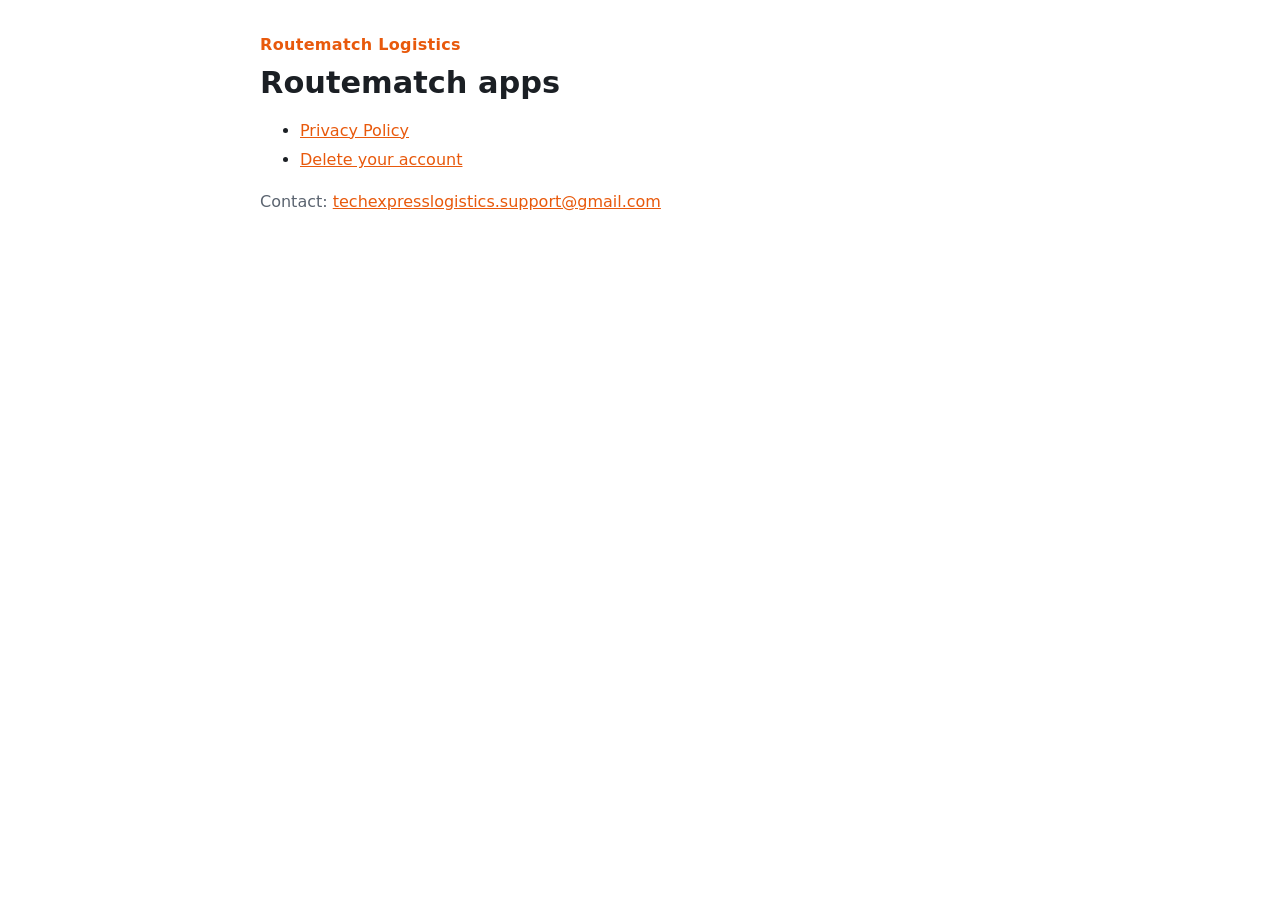
<file: index.html>
<!doctype html>
<html lang="en">
<head>
<meta charset="utf-8">
<meta name="viewport" content="width=device-width, initial-scale=1">
<title>Routematch Legal</title>
<link rel="stylesheet" href="style.css">
</head>
<body>
<main>
<p class="brand">Routematch Logistics</p>
<h1>Routematch apps</h1>
<ul>
<li><a href="privacy.html">Privacy Policy</a></li>
<li><a href="delete-account.html">Delete your account</a></li>
</ul>
<p class="muted">Contact: <a href="mailto:techexpresslogistics.support@gmail.com">techexpresslogistics.support@gmail.com</a></p>
</main>
</body>
</html>
</file>
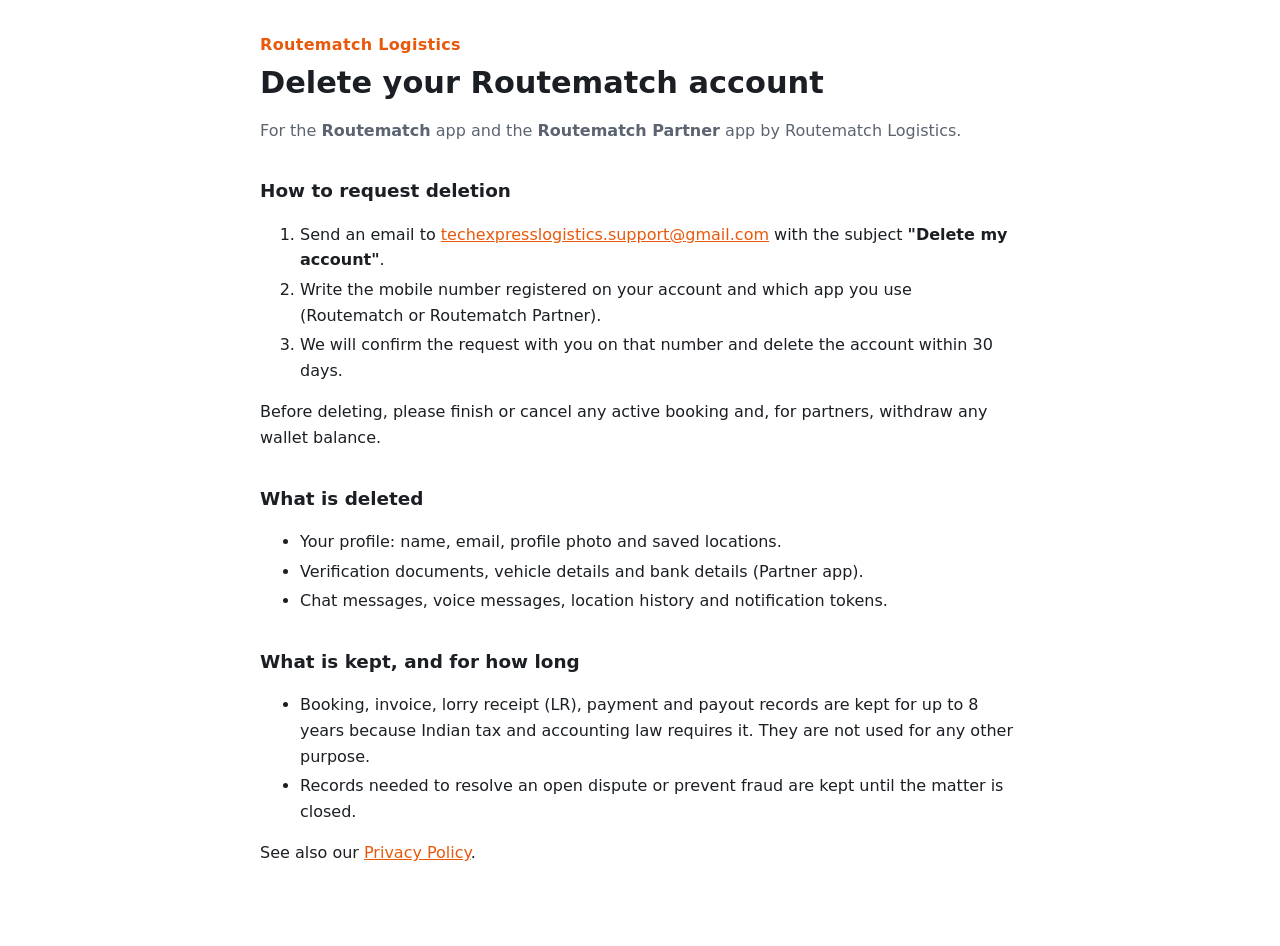
<file: delete-account.html>
<!doctype html>
<html lang="en">
<head>
<meta charset="utf-8">
<meta name="viewport" content="width=device-width, initial-scale=1">
<title>Delete Account – Routematch</title>
<link rel="stylesheet" href="style.css">
</head>
<body>
<main>
<p class="brand">Routematch Logistics</p>
<h1>Delete your Routematch account</h1>
<p class="muted">For the <b>Routematch</b> app and the <b>Routematch Partner</b> app by Routematch Logistics.</p>

<h2>How to request deletion</h2>
<ol>
<li>Send an email to <a href="mailto:techexpresslogistics.support@gmail.com?subject=Delete%20my%20account">techexpresslogistics.support@gmail.com</a> with the subject <b>"Delete my account"</b>.</li>
<li>Write the mobile number registered on your account and which app you use (Routematch or Routematch Partner).</li>
<li>We will confirm the request with you on that number and delete the account within 30 days.</li>
</ol>
<p>Before deleting, please finish or cancel any active booking and, for partners, withdraw any wallet balance.</p>

<h2>What is deleted</h2>
<ul>
<li>Your profile: name, email, profile photo and saved locations.</li>
<li>Verification documents, vehicle details and bank details (Partner app).</li>
<li>Chat messages, voice messages, location history and notification tokens.</li>
</ul>

<h2>What is kept, and for how long</h2>
<ul>
<li>Booking, invoice, lorry receipt (LR), payment and payout records are kept for up to 8 years because Indian tax and accounting law requires it. They are not used for any other purpose.</li>
<li>Records needed to resolve an open dispute or prevent fraud are kept until the matter is closed.</li>
</ul>

<p>See also our <a href="privacy.html">Privacy Policy</a>.</p>
</main>
</body>
</html>
</file>
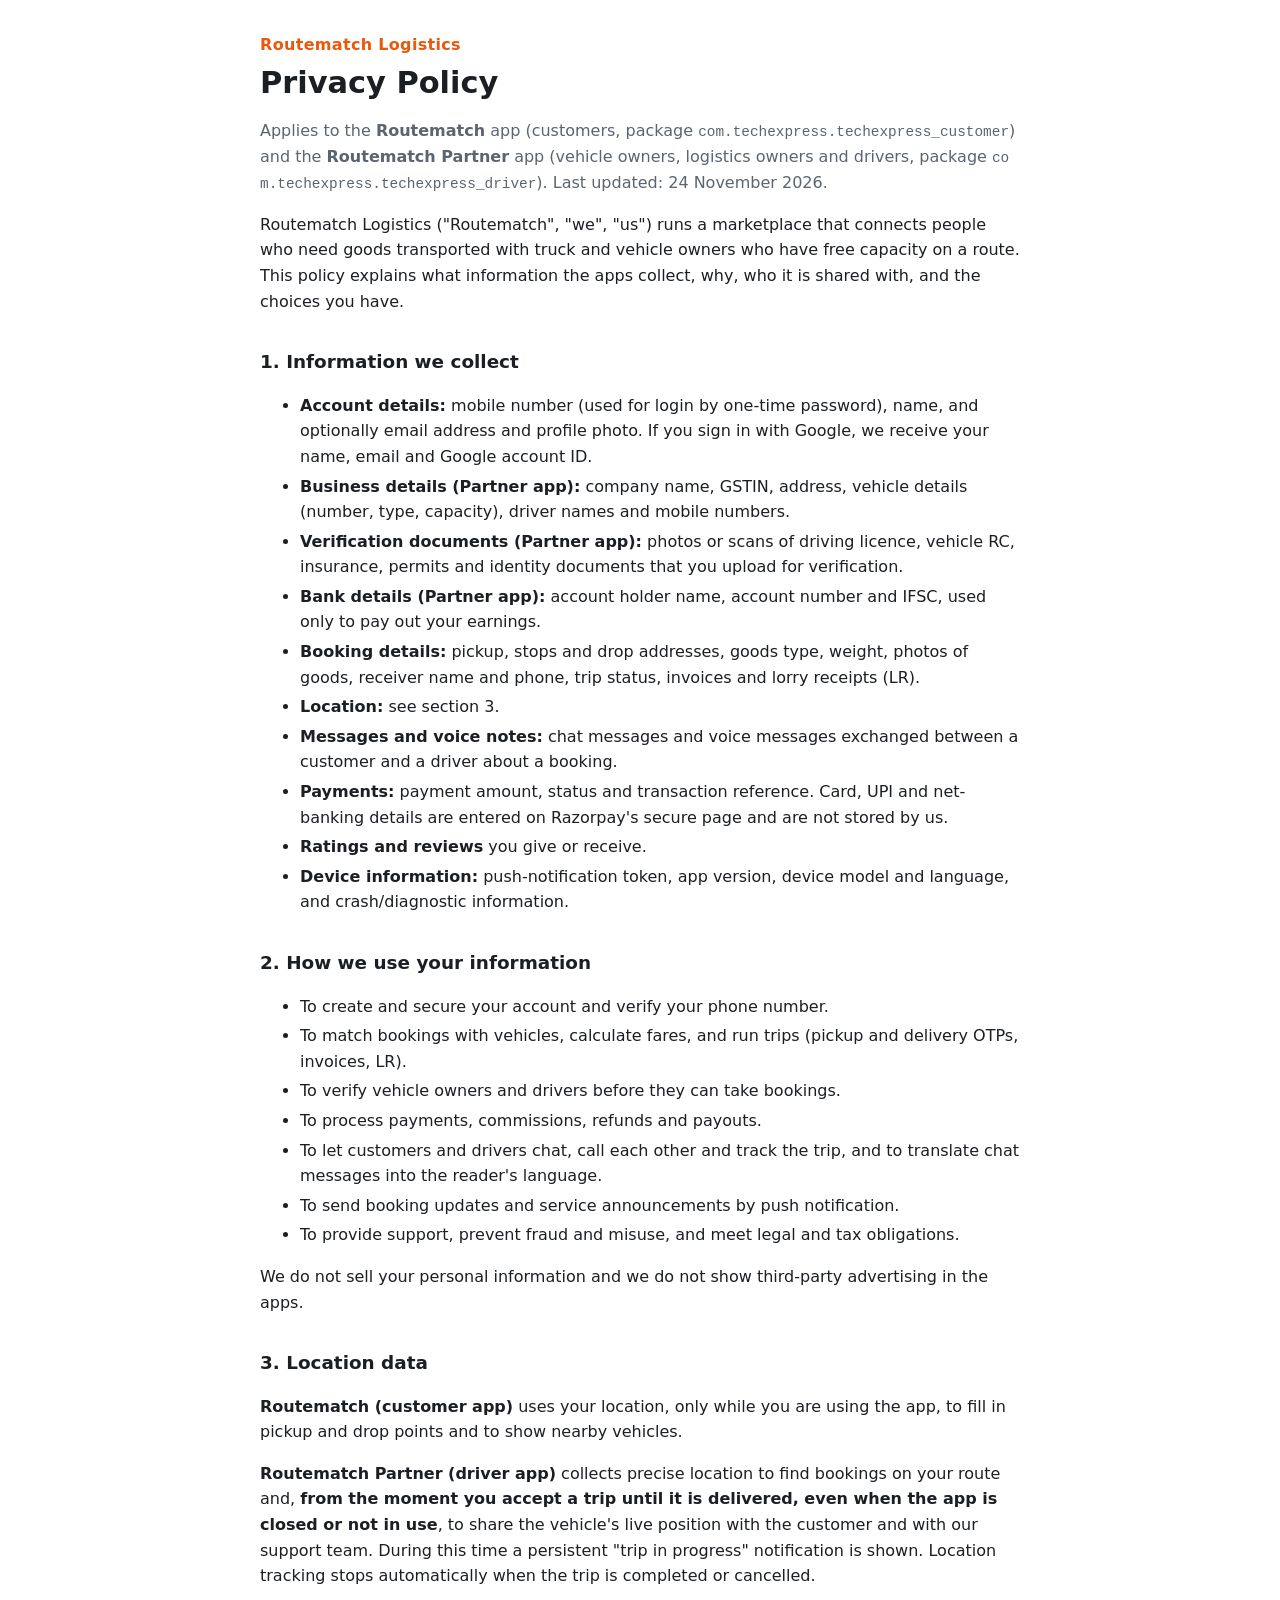
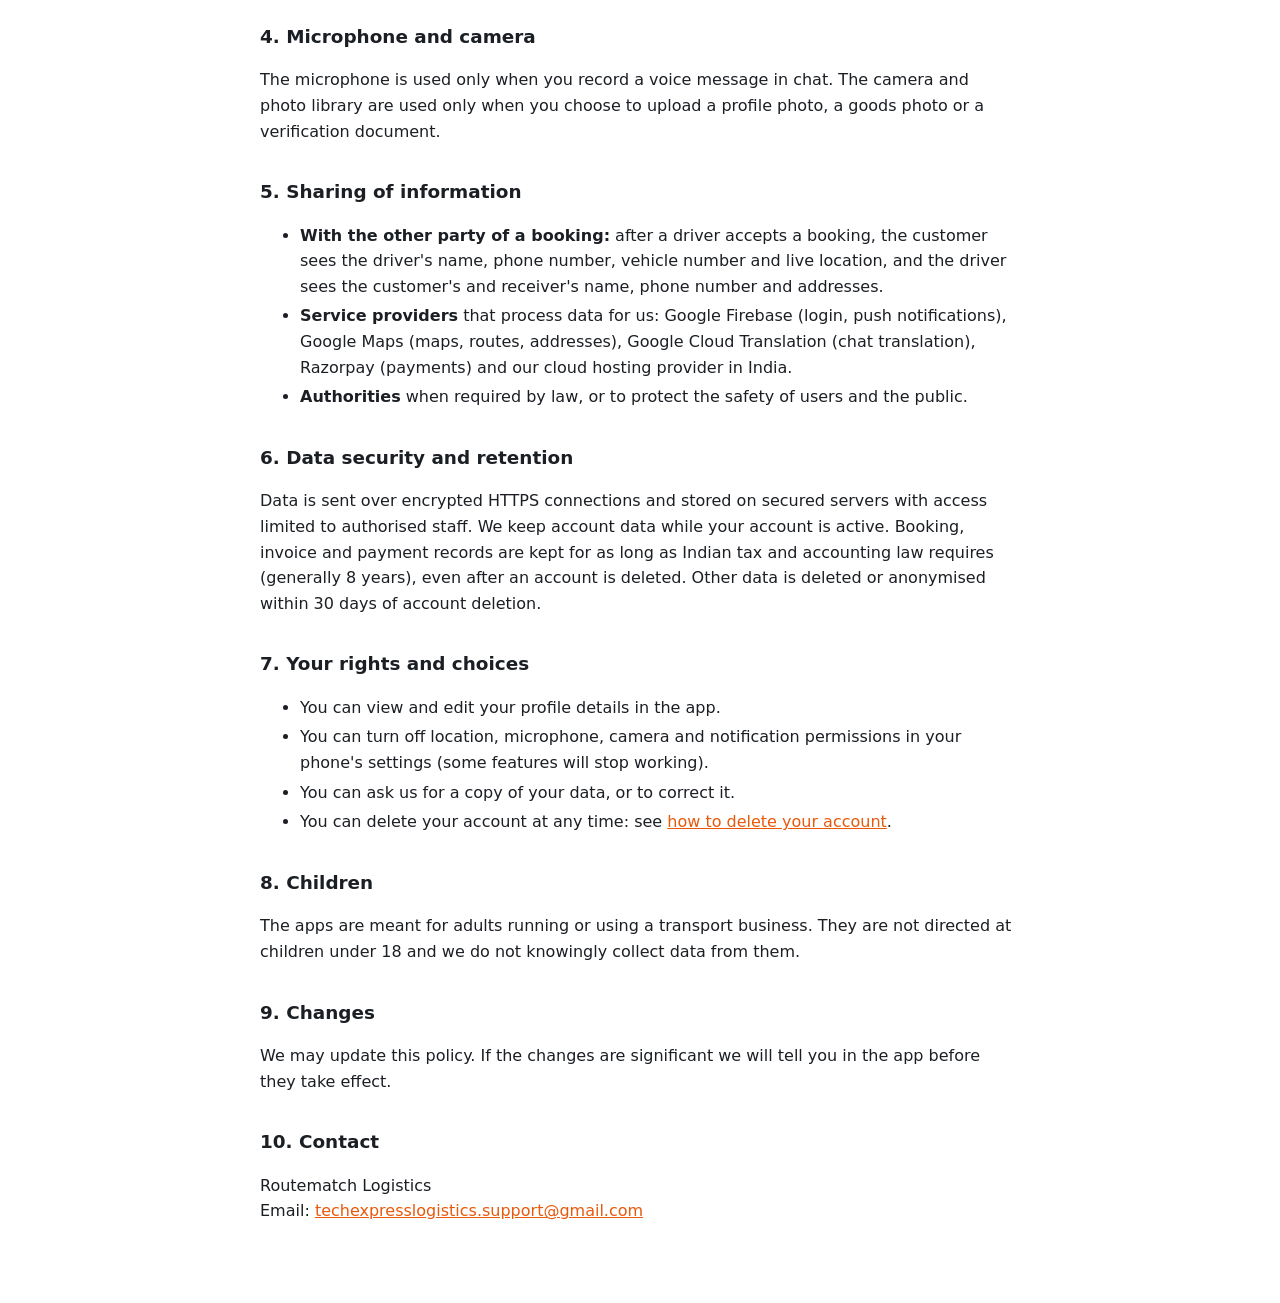
<file: privacy.html>
<!doctype html>
<html lang="en">
<head>
<meta charset="utf-8">
<meta name="viewport" content="width=device-width, initial-scale=1">
<title>Privacy Policy – Routematch</title>
<link rel="stylesheet" href="style.css">
</head>
<body>
<main>
<p class="brand">Routematch Logistics</p>
<h1>Privacy Policy</h1>
<p class="muted">Applies to the <b>Routematch</b> app (customers, package <code>com.techexpress.techexpress_customer</code>) and the <b>Routematch Partner</b> app (vehicle owners, logistics owners and drivers, package <code>com.techexpress.techexpress_driver</code>). Last updated: 24 November 2026.</p>

<p>Routematch Logistics ("Routematch", "we", "us") runs a marketplace that connects people who need goods transported with truck and vehicle owners who have free capacity on a route. This policy explains what information the apps collect, why, who it is shared with, and the choices you have.</p>

<h2>1. Information we collect</h2>
<ul>
<li><b>Account details:</b> mobile number (used for login by one-time password), name, and optionally email address and profile photo. If you sign in with Google, we receive your name, email and Google account ID.</li>
<li><b>Business details (Partner app):</b> company name, GSTIN, address, vehicle details (number, type, capacity), driver names and mobile numbers.</li>
<li><b>Verification documents (Partner app):</b> photos or scans of driving licence, vehicle RC, insurance, permits and identity documents that you upload for verification.</li>
<li><b>Bank details (Partner app):</b> account holder name, account number and IFSC, used only to pay out your earnings.</li>
<li><b>Booking details:</b> pickup, stops and drop addresses, goods type, weight, photos of goods, receiver name and phone, trip status, invoices and lorry receipts (LR).</li>
<li><b>Location:</b> see section 3.</li>
<li><b>Messages and voice notes:</b> chat messages and voice messages exchanged between a customer and a driver about a booking.</li>
<li><b>Payments:</b> payment amount, status and transaction reference. Card, UPI and net-banking details are entered on Razorpay's secure page and are not stored by us.</li>
<li><b>Ratings and reviews</b> you give or receive.</li>
<li><b>Device information:</b> push-notification token, app version, device model and language, and crash/diagnostic information.</li>
</ul>

<h2>2. How we use your information</h2>
<ul>
<li>To create and secure your account and verify your phone number.</li>
<li>To match bookings with vehicles, calculate fares, and run trips (pickup and delivery OTPs, invoices, LR).</li>
<li>To verify vehicle owners and drivers before they can take bookings.</li>
<li>To process payments, commissions, refunds and payouts.</li>
<li>To let customers and drivers chat, call each other and track the trip, and to translate chat messages into the reader's language.</li>
<li>To send booking updates and service announcements by push notification.</li>
<li>To provide support, prevent fraud and misuse, and meet legal and tax obligations.</li>
</ul>
<p>We do not sell your personal information and we do not show third-party advertising in the apps.</p>

<h2>3. Location data</h2>
<p><b>Routematch (customer app)</b> uses your location, only while you are using the app, to fill in pickup and drop points and to show nearby vehicles.</p>
<p><b>Routematch Partner (driver app)</b> collects precise location to find bookings on your route and, <b>from the moment you accept a trip until it is delivered, even when the app is closed or not in use</b>, to share the vehicle's live position with the customer and with our support team. During this time a persistent "trip in progress" notification is shown. Location tracking stops automatically when the trip is completed or cancelled.</p>

<h2>4. Microphone and camera</h2>
<p>The microphone is used only when you record a voice message in chat. The camera and photo library are used only when you choose to upload a profile photo, a goods photo or a verification document.</p>

<h2>5. Sharing of information</h2>
<ul>
<li><b>With the other party of a booking:</b> after a driver accepts a booking, the customer sees the driver's name, phone number, vehicle number and live location, and the driver sees the customer's and receiver's name, phone number and addresses.</li>
<li><b>Service providers</b> that process data for us: Google Firebase (login, push notifications), Google Maps (maps, routes, addresses), Google Cloud Translation (chat translation), Razorpay (payments) and our cloud hosting provider in India.</li>
<li><b>Authorities</b> when required by law, or to protect the safety of users and the public.</li>
</ul>

<h2>6. Data security and retention</h2>
<p>Data is sent over encrypted HTTPS connections and stored on secured servers with access limited to authorised staff. We keep account data while your account is active. Booking, invoice and payment records are kept for as long as Indian tax and accounting law requires (generally 8 years), even after an account is deleted. Other data is deleted or anonymised within 30 days of account deletion.</p>

<h2>7. Your rights and choices</h2>
<ul>
<li>You can view and edit your profile details in the app.</li>
<li>You can turn off location, microphone, camera and notification permissions in your phone's settings (some features will stop working).</li>
<li>You can ask us for a copy of your data, or to correct it.</li>
<li>You can delete your account at any time: see <a href="delete-account.html">how to delete your account</a>.</li>
</ul>

<h2>8. Children</h2>
<p>The apps are meant for adults running or using a transport business. They are not directed at children under 18 and we do not knowingly collect data from them.</p>

<h2>9. Changes</h2>
<p>We may update this policy. If the changes are significant we will tell you in the app before they take effect.</p>

<h2>10. Contact</h2>
<p>Routematch Logistics<br>Email: <a href="mailto:techexpresslogistics.support@gmail.com">techexpresslogistics.support@gmail.com</a></p>
</main>
</body>
</html>
</file>
<file: style.css>
:root{color-scheme:light dark;--bg:#fff;--ink:#1b1f24;--muted:#5b6470;--accent:#e8590c}
@media (prefers-color-scheme:dark){:root{--bg:#121417;--ink:#e8eaed;--muted:#9aa3ad;--accent:#ff8a4c}}
body{margin:0;background:var(--bg);color:var(--ink);font:16px/1.6 system-ui,-apple-system,"Segoe UI",Roboto,sans-serif}
main{max-width:760px;margin:0 auto;padding:32px 16px 64px}
.brand{color:var(--accent);font-weight:700;letter-spacing:.02em;margin:0}
h1{font-size:1.9rem;line-height:1.25;margin:.2em 0 .4em}
h2{font-size:1.15rem;margin:1.8em 0 .4em}
.muted{color:var(--muted)}
a{color:var(--accent)}
code{font-size:.9em;word-break:break-all}
li{margin:.25em 0}
</file>
